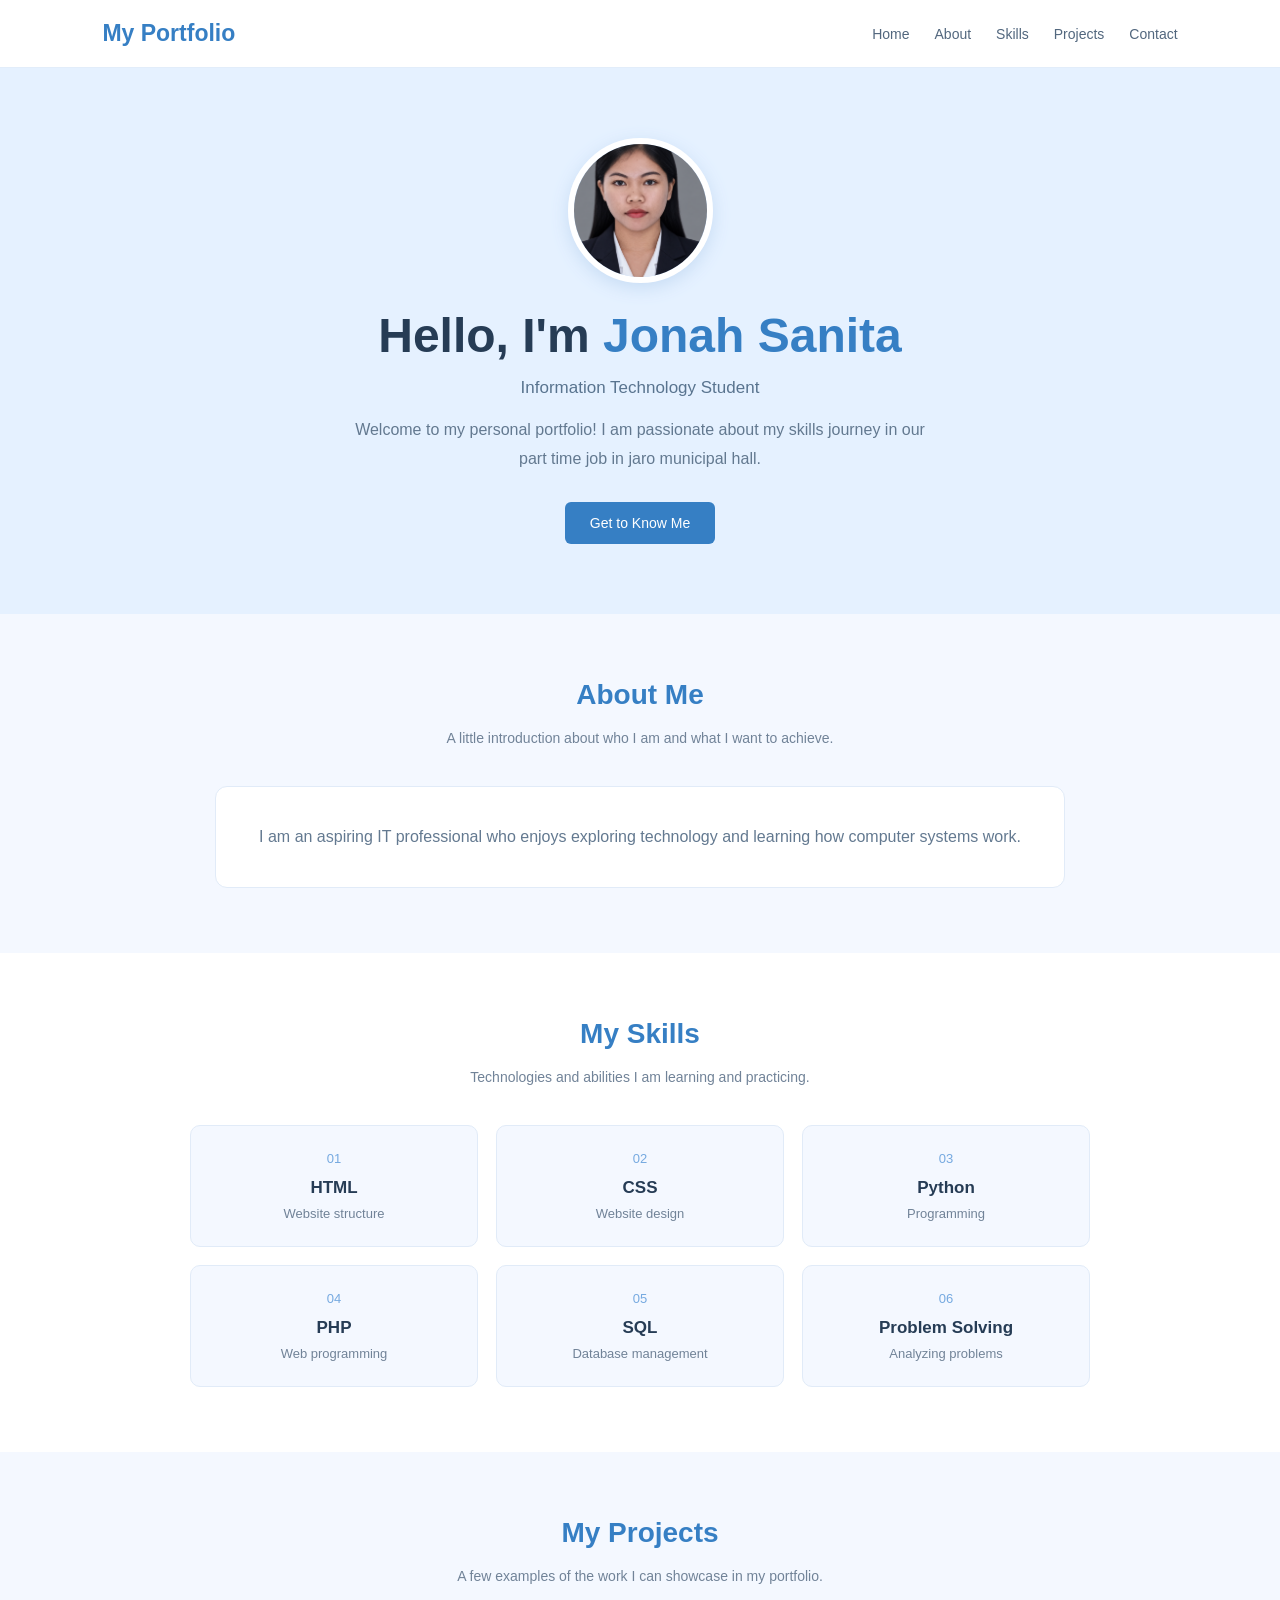
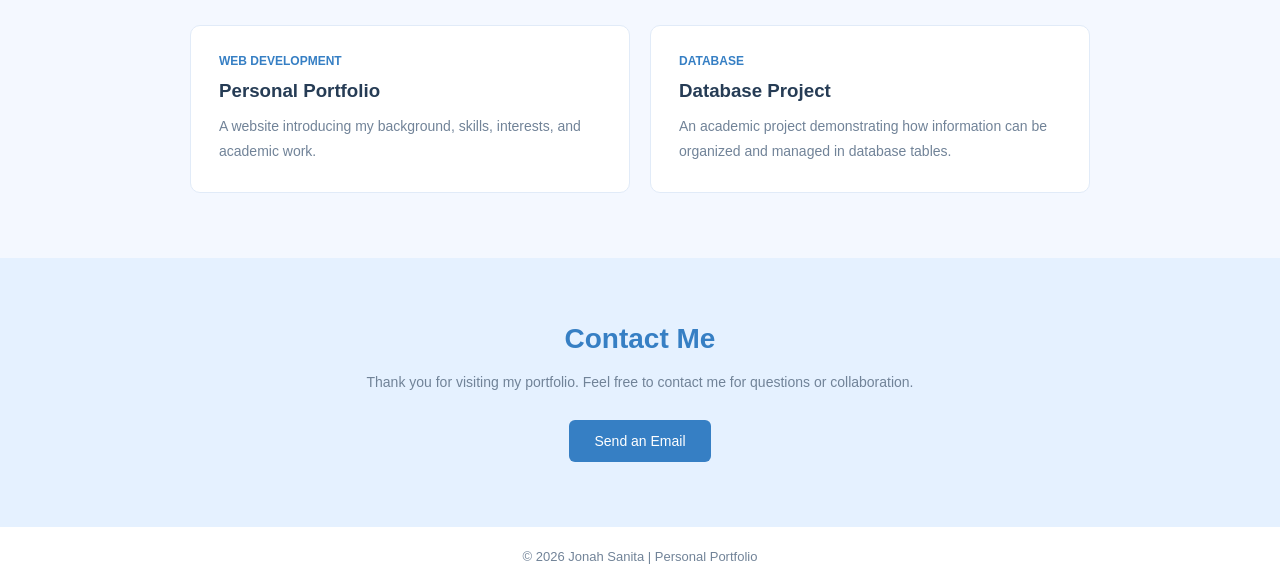
<file: index.html>
<!DOCTYPE html>
<html lang="en">
<head>
    <meta charset="UTF-8">
    <meta name="viewport" content="width=device-width, initial-scale=1.0">
    <title>Jonah Sanita | Portfolio</title>

    <style>
        * {
            margin: 0;
            padding: 0;
            box-sizing: border-box;
            scroll-behavior: smooth;
        }

        body {
            font-family: Arial, sans-serif;
            background: #f4f8ff;
            color: #263c55;
        }

        /* Navigation */
        header {
            background: #ffffff;
            padding: 20px 8%;
            display: flex;
            align-items: center;
            justify-content: space-between;
            border-bottom: 1px solid #e2edfa;
        }

        .logo {
            font-size: 23px;
            font-weight: bold;
            color: #367fc4;
        }

        nav {
            display: flex;
            gap: 25px;
        }

        nav a {
            text-decoration: none;
            color: #52677e;
            font-size: 14px;
        }

        nav a:hover {
            color: #367fc4;
        }

        /* Hero */
        .hero {
            min-height: 540px;
            padding: 70px 8%;
            display: flex;
            align-items: center;
            justify-content: center;
            background: #e5f1ff;
        }

        .hero-content {
            max-width: 850px;
            text-align: center;
        }

        .profile {
            width: 145px;
            height: 145px;
            border-radius: 50%;
            border: 6px solid white;
            overflow: hidden;
            margin: 0 auto 25px;
            background: #c7e1ff;
            box-shadow: 0 5px 18px #c7dcf4;
        }

        .profile img {
            width: 100%;
            height: 100%;
            object-fit: cover;
        }

        .hero h1 {
            font-size: clamp(32px, 5vw, 48px);
            margin-bottom: 15px;
        }

        .hero h1 span {
            color: #367fc4;
        }

        .hero h3 {
            font-size: 17px;
            font-weight: normal;
            color: #59748f;
            margin-bottom: 18px;
        }

        .hero p {
            color: #637990;
            line-height: 1.8;
            max-width: 600px;
            margin: 0 auto 28px;
        }

        .button {
            display: inline-block;
            padding: 13px 25px;
            border-radius: 6px;
            background: #367fc4;
            color: white;
            text-decoration: none;
            font-size: 14px;
            transition: 0.2s;
        }

        .button:hover {
            background: #245f99;
        }

        /* Sections */
        section.content {
            padding: 65px 8%;
        }

        .section-title {
            font-size: 28px;
            color: #367fc4;
            text-align: center;
            margin-bottom: 15px;
        }

        .section-subtitle {
            text-align: center;
            color: #718398;
            font-size: 14px;
            line-height: 1.8;
            max-width: 650px;
            margin: 0 auto 35px;
        }

        /* About */
        .about-box {
            max-width: 850px;
            margin: auto;
            background: white;
            border: 1px solid #e1ebf8;
            padding: 35px;
            border-radius: 12px;
            text-align: center;
        }

        .about-box p {
            color: #637990;
            line-height: 1.9;
        }

        /* Skills */
        .skills {
            background: white;
        }

        .skills-grid {
            max-width: 900px;
            margin: auto;
            display: grid;
            grid-template-columns: repeat(3, 1fr);
            gap: 18px;
        }

        .skill-card {
            text-align: center;
            background: #f4f8ff;
            padding: 25px 15px;
            border-radius: 10px;
            border: 1px solid #e1ebf8;
        }

        .skill-card .number {
            font-size: 13px;
            color: #75a9e0;
            margin-bottom: 12px;
        }

        .skill-card h3 {
            font-size: 17px;
            margin-bottom: 8px;
        }

        .skill-card p {
            font-size: 13px;
            color: #718398;
        }

        /* Projects */
        .projects-grid {
            max-width: 900px;
            margin: auto;
            display: grid;
            grid-template-columns: repeat(2, 1fr);
            gap: 20px;
        }

        .project-card {
            background: white;
            padding: 28px;
            border-radius: 10px;
            border: 1px solid #e1ebf8;
            transition: 0.2s;
        }

        .project-card:hover {
            transform: translateY(-4px);
            box-shadow: 0 8px 20px #e0eafa;
        }

        .project-card .tag {
            color: #367fc4;
            font-size: 12px;
            font-weight: bold;
            margin-bottom: 12px;
        }

        .project-card h3 {
            margin-bottom: 12px;
        }

        .project-card p {
            color: #718398;
            font-size: 14px;
            line-height: 1.8;
        }

        /* Contact */
        .contact {
            background: #e5f1ff;
            text-align: center;
        }

        .contact .section-subtitle {
            margin-bottom: 25px;
        }

        /* Footer */
        footer {
            padding: 22px;
            text-align: center;
            background: white;
            color: #718398;
            font-size: 13px;
        }

        @media (max-width: 650px) {
            header {
                flex-direction: column;
                gap: 18px;
            }

            nav {
                flex-wrap: wrap;
                justify-content: center;
                gap: 15px;
            }

            .hero {
                padding: 55px 6%;
            }

            section.content {
                padding: 50px 6%;
            }

            .skills-grid {
                grid-template-columns: repeat(2, 1fr);
            }

            .projects-grid {
                grid-template-columns: 1fr;
            }

            .about-box {
                padding: 25px 20px;
            }
        }

        @media (max-width: 380px) {
            .skills-grid {
                grid-template-columns: 1fr;
            }
        }
    </style>
</head>

<body>

    <header>
        <div class="logo">My Portfolio</div>

        <nav>
            <a href="#home">Home</a>
            <a href="#about">About</a>
            <a href="#skills">Skills</a>
            <a href="#projects">Projects</a>
            <a href="#contact">Contact</a>
        </nav>
    </header>

    <main>
        <section class="hero" id="home">
            <div class="hero-content">

                <div class="profile">
                    <img src="profile.png" alt="Jonah Sanita">
                </div>

                <h1>Hello, I'm <span>Jonah Sanita</span></h1>
                <h3>Information Technology Student</h3>

                <p>
                    Welcome to my personal portfolio! I am passionate about
                    my skills journey in our part time job in jaro municipal hall.
                   
                </p>

                <a href="#about" class="button">Get to Know Me</a>
            </div>
        </section>

        <section class="content" id="about">
            <h2 class="section-title">About Me</h2>

            <p class="section-subtitle">
                A little introduction about who I am and what I want to achieve.
            </p>

            <div class="about-box">
                <p>
                    I am an aspiring IT professional who enjoys exploring
                    technology and learning how computer systems work.
                    
                </p>
            </div>
        </section>

        <section class="content skills" id="skills">
            <h2 class="section-title">My Skills</h2>

            <p class="section-subtitle">
                Technologies and abilities I am learning and practicing.
            </p>

            <div class="skills-grid">
                <div class="skill-card">
                    <div class="number">01</div>
                    <h3>HTML</h3>
                    <p>Website structure</p>
                </div>

                <div class="skill-card">
                    <div class="number">02</div>
                    <h3>CSS</h3>
                    <p>Website design</p>
                </div>

                <div class="skill-card">
                    <div class="number">03</div>
                    <h3>Python</h3>
                    <p>Programming</p>
                </div>

                <div class="skill-card">
                    <div class="number">04</div>
                    <h3>PHP</h3>
                    <p>Web programming</p>
                </div>

                <div class="skill-card">
                    <div class="number">05</div>
                    <h3>SQL</h3>
                    <p>Database management</p>
                </div>

                <div class="skill-card">
                    <div class="number">06</div>
                    <h3>Problem Solving</h3>
                    <p>Analyzing problems</p>
                </div>
            </div>
        </section>

        <section class="content" id="projects">
            <h2 class="section-title">My Projects</h2>

            <p class="section-subtitle">
                A few examples of the work I can showcase in my portfolio.
            </p>

            <div class="projects-grid">
                <div class="project-card">
                    <div class="tag">WEB DEVELOPMENT</div>
                    <h3>Personal Portfolio</h3>
                    <p>
                        A website introducing my background, skills,
                        interests, and academic work.
                    </p>
                </div>

                <div class="project-card">
                    <div class="tag">DATABASE</div>
                    <h3>Database Project</h3>
                    <p>
                        An academic project demonstrating how information
                        can be organized and managed in database tables.
                    </p>
                </div>
            </div>
        </section>

        <section class="content contact" id="contact">
            <h2 class="section-title">Contact Me</h2>

            <p class="section-subtitle">
                Thank you for visiting my portfolio. Feel free to contact me
                for questions or collaboration.
            </p>

            <a href="mailto:your.jonahsanita25@gmail.com" class="button">
                Send an Email
            </a>
        </section>
    </main>

    <footer>
        © 2026 Jonah Sanita | Personal Portfolio
    </footer>

</body>
</html>
</file>
